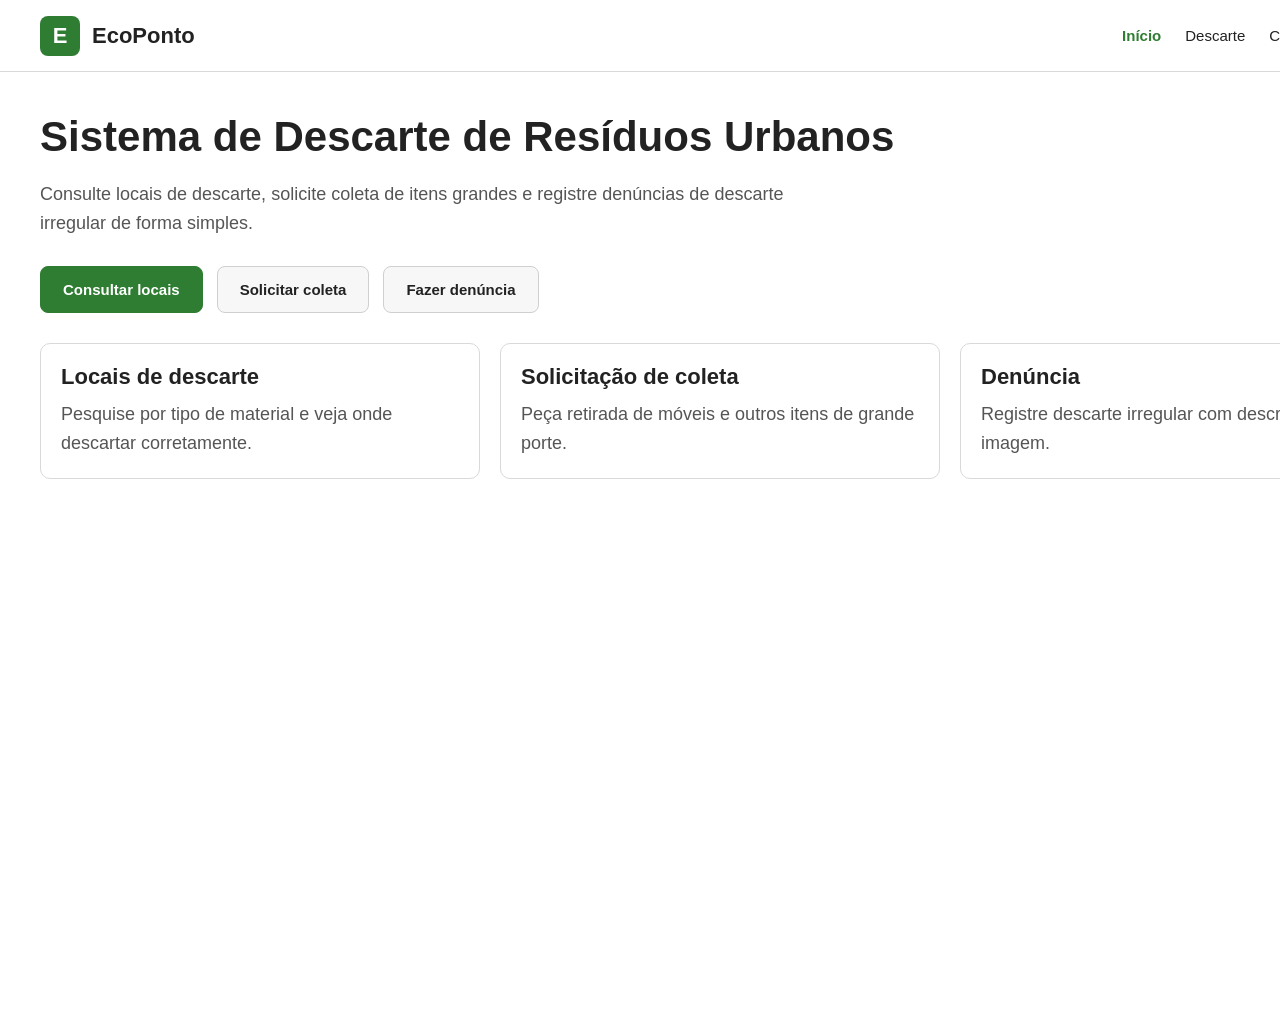
<file: frontend/html/index.html>
<!DOCTYPE html>
<html lang="pt-BR">
<head>
  <meta charset="UTF-8">
  <meta name="viewport" content="width=1440, initial-scale=1.0">
  <title>EcoPonto - Início</title>
  <link rel="stylesheet" href="../css/styles.css">
</head>
<body>
  <div class="page">
    <header class="topbar">
      <a class="brand" href="home.html">
        <div class="logo-box">E</div>
        <span>EcoPonto</span>
      </a>
      <nav class="nav"><a href="index.html" class="active">Início</a><a href="descarte.html" class="">Descarte</a><a href="coleta.html" class="">Coleta</a><a href="denuncia.html" class="">Denúncia</a></nav>
    </header>

<section class="hero">
  <h1>Sistema de Descarte de Resíduos Urbanos</h1>
  <p>
    Consulte locais de descarte, solicite coleta de itens grandes e registre denúncias
    de descarte irregular de forma simples.
  </p>
  <div class="button-group">
    <a class="btn primary" href="descarte.html">Consultar locais</a>
    <a class="btn" href="coleta.html">Solicitar coleta</a>
    <a class="btn" href="denuncia.html">Fazer denúncia</a>
  </div>

  <div class="cards">
    <div class="card">
      <h3>Locais de descarte</h3>
      <p>Pesquise por tipo de material e veja onde descartar corretamente.</p>
    </div>
    <div class="card">
      <h3>Solicitação de coleta</h3>
      <p>Peça retirada de móveis e outros itens de grande porte.</p>
    </div>
    <div class="card">
      <h3>Denúncia</h3>
      <p>Registre descarte irregular com descrição e imagem.</p>
    </div>
  </div>
</section>

  </div>
</body>
</html>
</file>
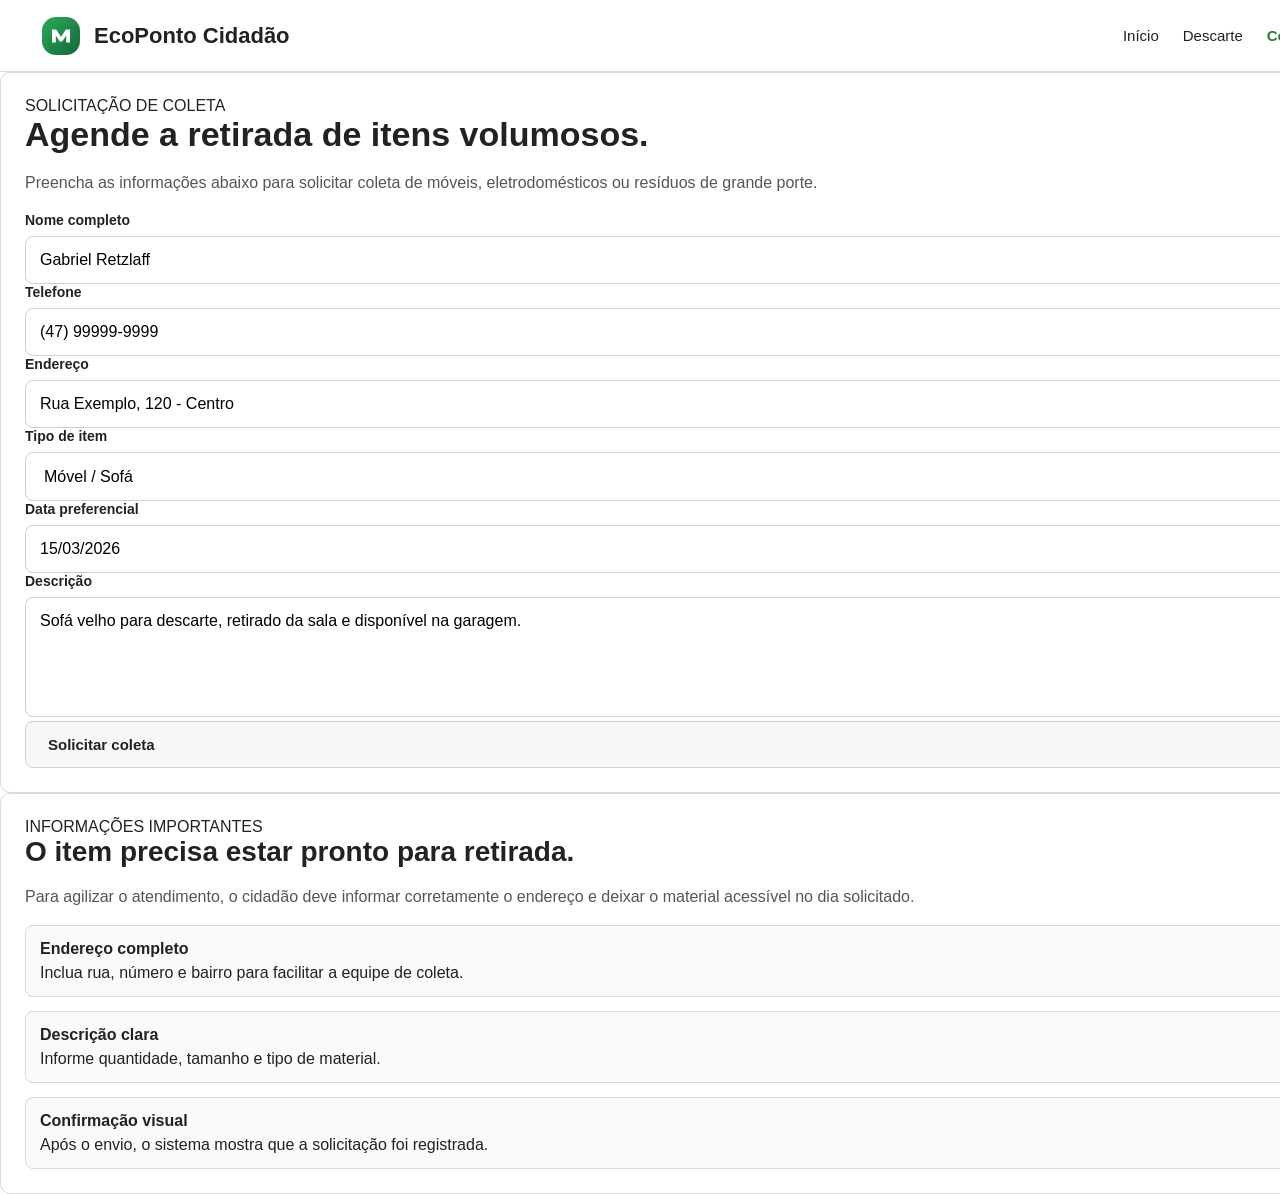
<file: frontend/html/coleta.html>
<!DOCTYPE html>
<html lang="pt-BR">
<head>
  <meta charset="UTF-8" />
  <meta name="viewport" content="width=1440, initial-scale=1.0" />
  <title>EcoPonto Cidadão - Coleta</title>
  <link rel="preconnect" href="https://fonts.googleapis.com">
  <link rel="preconnect" href="https://fonts.gstatic.com" crossorigin>
  <link href="https://fonts.googleapis.com/css2?family=Inter:wght@400;500;600;700;800&display=swap" rel="stylesheet">
  <link rel="stylesheet" href="../css/styles.css" />
</head>
<body>
  <div class="page">
    <header class="topbar">
      <a class="brand" href="index.html">

<svg width="42" height="42" viewBox="0 0 42 42" fill="none" xmlns="http://www.w3.org/2000/svg" aria-hidden="true">
  <rect x="2" y="2" width="38" height="38" rx="14" fill="url(#g1)"/>
  <path d="M12 27.5V14.5H16.2L21 22.1L25.8 14.5H30V27.5H26.2V20.4L22.3 26.4H19.7L15.8 20.4V27.5H12Z" fill="white"/>
  <defs>
    <linearGradient id="g1" x1="2" y1="2" x2="40" y2="40" gradientUnits="userSpaceOnUse">
      <stop stop-color="#2DAA5C"/>
      <stop offset="1" stop-color="#146837"/>
    </linearGradient>
  </defs>
</svg>

        <span>EcoPonto Cidadão</span>
      </a>
      <nav class="nav"><a href="home.html" class="">Início</a><a href="descarte.html" class="">Descarte</a><a href="coleta.html" class="active">Coleta</a><a href="denuncia.html" class="">Denúncia</a></nav>
    </header>

<section class="form-area">
  <div class="panel form-card">
    <div class="kicker">SOLICITAÇÃO DE COLETA</div>
    <h1 class="form-title">Agende a retirada de itens volumosos.</h1>
    <p class="muted">Preencha as informações abaixo para solicitar coleta de móveis, eletrodomésticos ou resíduos de grande porte.</p>
    <div class="input-grid">
      <div>
        <label>Nome completo</label>
        <input value="Gabriel Retzlaff" />
      </div>
      <div>
        <label>Telefone</label>
        <input value="(47) 99999-9999" />
      </div>
      <div class="full">
        <label>Endereço</label>
        <input value="Rua Exemplo, 120 - Centro" />
      </div>
      <div>
        <label>Tipo de item</label>
        <select>
          <option>Móvel / Sofá</option>
          <option>Geladeira</option>
          <option>Colchão</option>
          <option>Armário</option>
        </select>
      </div>
      <div>
        <label>Data preferencial</label>
        <input value="15/03/2026" />
      </div>
      <div class="full">
        <label>Descrição</label>
        <textarea>Sofá velho para descarte, retirado da sala e disponível na garagem.</textarea>
      </div>
      <div class="full">
        <a class="btn" href="confirmacao.html" style="width:100%;">Solicitar coleta</a>
      </div>
    </div>
  </div>
  <div class="panel aside-card">
    <div class="kicker">INFORMAÇÕES IMPORTANTES</div>
    <h3 style="margin:0 0 10px; font-size:28px;">O item precisa estar pronto para retirada.</h3>
    <p class="muted">Para agilizar o atendimento, o cidadão deve informar corretamente o endereço e deixar o material acessível no dia solicitado.</p>
    <div class="info-list">
      <div class="info-item"><strong>Endereço completo</strong>Inclua rua, número e bairro para facilitar a equipe de coleta.</div>
      <div class="info-item"><strong>Descrição clara</strong>Informe quantidade, tamanho e tipo de material.</div>
      <div class="info-item"><strong>Confirmação visual</strong>Após o envio, o sistema mostra que a solicitação foi registrada.</div>
    </div>
  </div>
</section>

  </div>
</body>
</html>
</file>
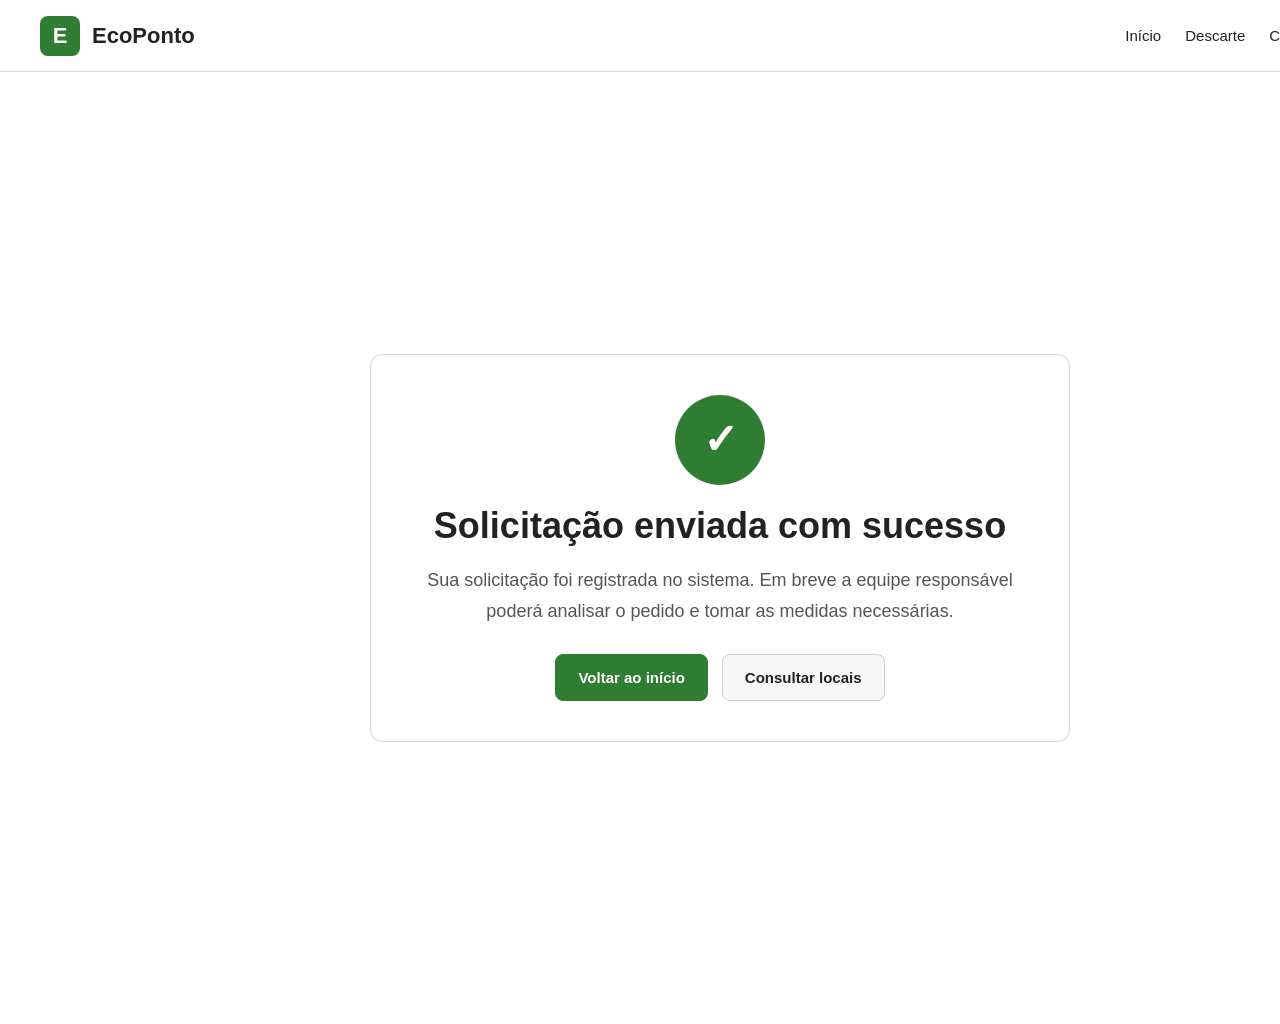
<file: frontend/html/confirmacao.html>
<!DOCTYPE html>
<html lang="pt-BR">
<head>
  <meta charset="UTF-8">
  <meta name="viewport" content="width=1440, initial-scale=1.0">
  <title>EcoPonto - Confirmação</title>
  <link rel="stylesheet" href="../css/styles.css">
</head>

<body>

<div class="page">

<header class="topbar">
  
  <a class="brand" href="index.html">
    <div class="logo-box">E</div>
    <span>EcoPonto</span>
  </a>

  <nav class="nav">
    <a href="index.html">Início</a>
    <a href="descarte.html">Descarte</a>
    <a href="coleta.html">Coleta</a>
    <a href="denuncia.html">Denúncia</a>
  </nav>

</header>


<section class="confirm-wrap">

  <div class="confirm-card">

    <div class="confirm-icon">
      ✓
    </div>

    <h1>
      Solicitação enviada com sucesso
    </h1>

    <p>
      Sua solicitação foi registrada no sistema.  
      Em breve a equipe responsável poderá analisar o pedido e tomar as medidas necessárias.
    </p>

    <div class="button-group" style="justify-content:center;">

      <a class="btn primary" href="index.html">
        Voltar ao início
      </a>

      <a class="btn" href="descarte.html">
        Consultar locais
      </a>

    </div>

  </div>

</section>

</div>

</body>
</html>
</file>
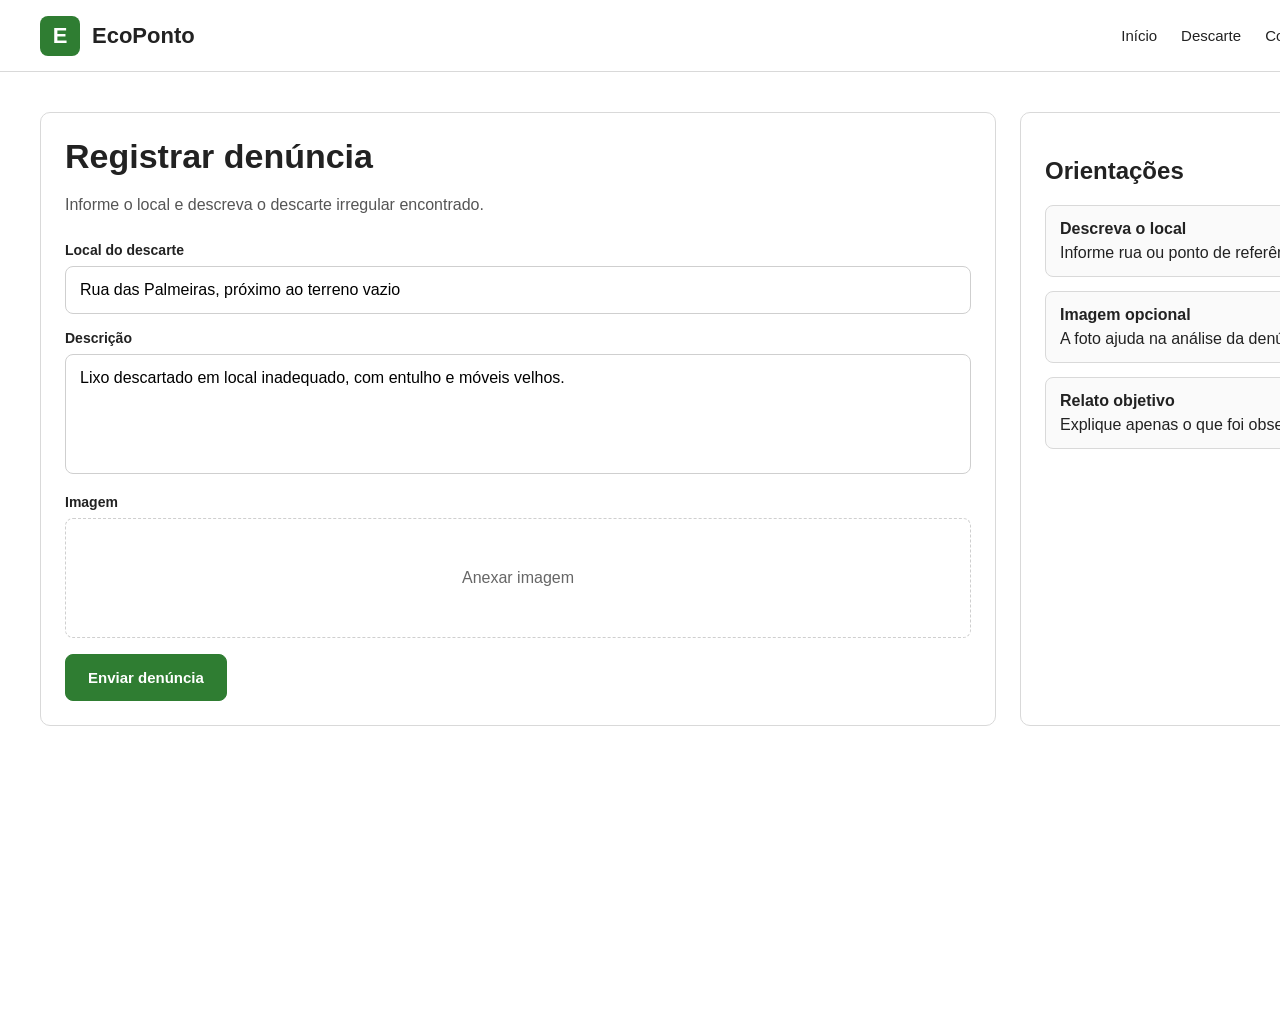
<file: frontend/html/denuncia.html>
<!DOCTYPE html>
<html lang="pt-BR">
<head>
  <meta charset="UTF-8">
  <meta name="viewport" content="width=1440, initial-scale=1.0">
  <title>EcoPonto - Denúncia</title>
  <link rel="stylesheet" href="../css/styles.css">
</head>
<body>
  <div class="page">
    <header class="topbar">
      <a class="brand" href="home.html">
        <div class="logo-box">E</div>
        <span>EcoPonto</span>
      </a>
      <nav class="nav"><a href="index.html" class="">Início</a><a href="descarte.html" class="">Descarte</a><a href="coleta.html" class="">Coleta</a><a href="denuncia.html" class="active">Denúncia</a></nav>
    </header>

<section class="form-layout">
  <div class="panel">
    <h1>Registrar denúncia</h1>
    <p>Informe o local e descreva o descarte irregular encontrado.</p>
    <div class="form-grid">
      <div class="full">
        <label>Local do descarte</label>
        <input value="Rua das Palmeiras, próximo ao terreno vazio">
      </div>
      <div class="full">
        <label>Descrição</label>
        <textarea>Lixo descartado em local inadequado, com entulho e móveis velhos.</textarea>
      </div>
      <div class="full">
        <label>Imagem</label>
        <div class="upload">Anexar imagem</div>
      </div>
      <div class="full">
        <a class="btn primary" href="confirmacao.html">Enviar denúncia</a>
      </div>
    </div>
  </div>

  <div class="panel">
    <h2>Orientações</h2>
    <div class="info-item">
      <strong>Descreva o local</strong>
      Informe rua ou ponto de referência.
    </div>
    <div class="info-item">
      <strong>Imagem opcional</strong>
      A foto ajuda na análise da denúncia.
    </div>
    <div class="info-item">
      <strong>Relato objetivo</strong>
      Explique apenas o que foi observado.
    </div>
  </div>
</section>

  </div>
</body>
</html>
</file>
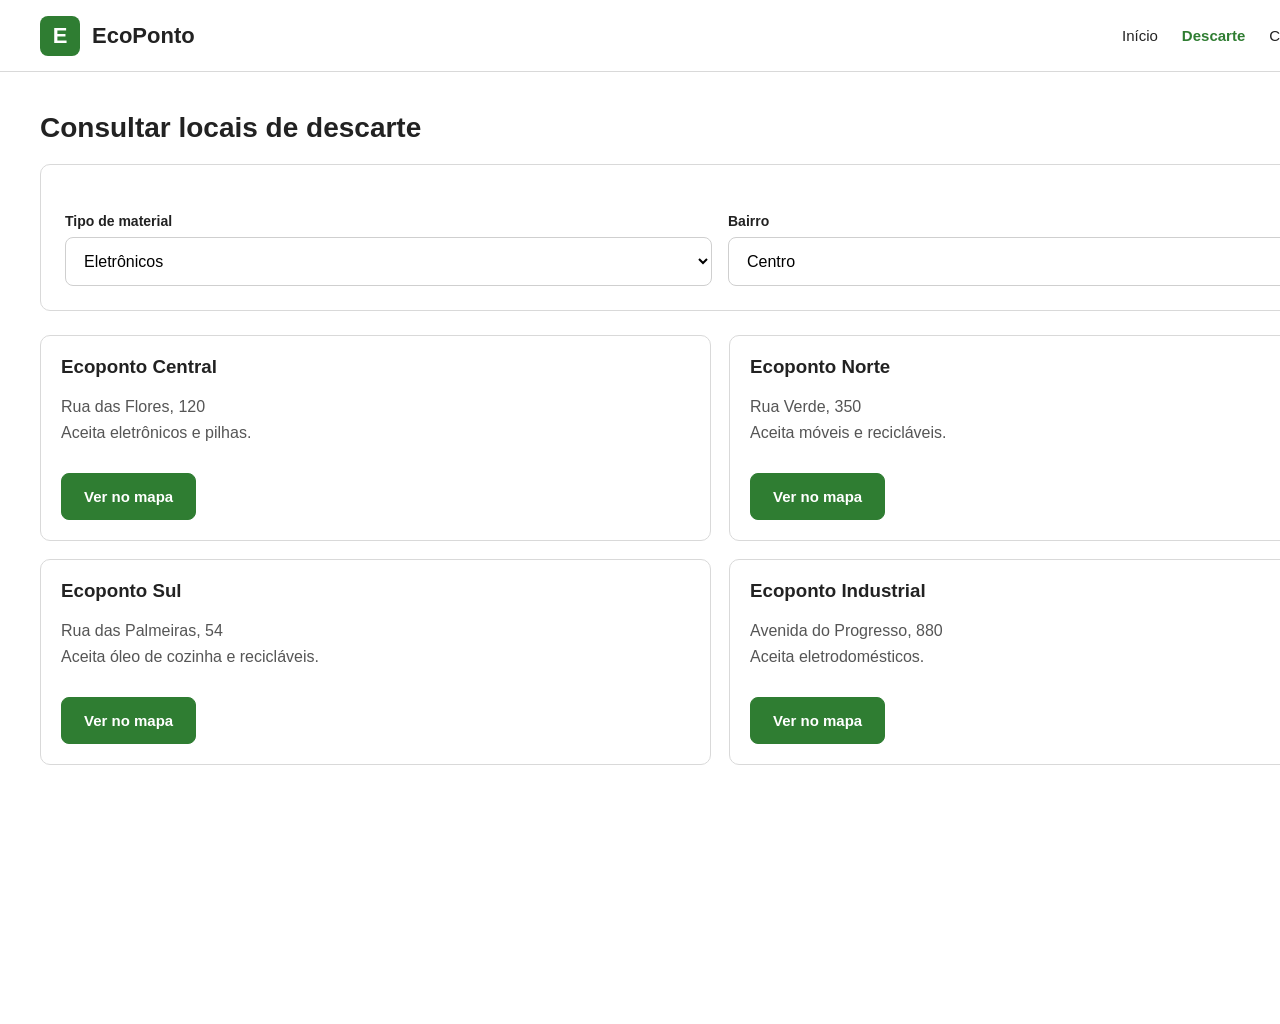
<file: frontend/html/descarte.html>
<!DOCTYPE html>
<html lang="pt-BR">
<head>
  <meta charset="UTF-8">
  <meta name="viewport" content="width=1440, initial-scale=1.0">
  <title>EcoPonto - Descarte</title>
  <link rel="stylesheet" href="../css/styles.css">
</head>
<body>
  <div class="page">
    <header class="topbar">
      <a class="brand" href="home.html">
        <div class="logo-box">E</div>
        <span>EcoPonto</span>
      </a>
      <nav class="nav"><a href="index.html" class="">Início</a><a href="descarte.html" class="active">Descarte</a><a href="coleta.html" class="">Coleta</a><a href="denuncia.html" class="">Denúncia</a></nav>
    </header>

<div class="container">
  <h2 class="section-title">Consultar locais de descarte</h2>
  <div class="panel">
    <div class="form-grid">
      <div>
        <label>Tipo de material</label>
        <select>
          <option>Eletrônicos</option>
          <option>Óleo de cozinha</option>
          <option>Móveis</option>
          <option>Entulho</option>
        </select>
      </div>
      <div>
        <label>Bairro</label>
        <select>
          <option>Centro</option>
          <option>Norte</option>
          <option>Sul</option>
          <option>Industrial</option>
        </select>
      </div>
    </div>
  </div>

  <div class="locations">
    <div class="location-card">
      <h3>Ecoponto Central</h3>
      <p>Rua das Flores, 120<br>Aceita eletrônicos e pilhas.</p>
      <div class="button-group"><a class="btn primary" href="confirmacao.html">Ver no mapa</a></div>
    </div>
    <div class="location-card">
      <h3>Ecoponto Norte</h3>
      <p>Rua Verde, 350<br>Aceita móveis e recicláveis.</p>
      <div class="button-group"><a class="btn primary" href="confirmacao.html">Ver no mapa</a></div>
    </div>
    <div class="location-card">
      <h3>Ecoponto Sul</h3>
      <p>Rua das Palmeiras, 54<br>Aceita óleo de cozinha e recicláveis.</p>
      <div class="button-group"><a class="btn primary" href="confirmacao.html">Ver no mapa</a></div>
    </div>
    <div class="location-card">
      <h3>Ecoponto Industrial</h3>
      <p>Avenida do Progresso, 880<br>Aceita eletrodomésticos.</p>
      <div class="button-group"><a class="btn primary" href="confirmacao.html">Ver no mapa</a></div>
    </div>
  </div>
</div>

  </div>
</body>
</html>
</file>
<file: frontend/css/styles.css>
* { box-sizing: border-box; }
body {
  margin: 0;
  font-family: Arial, sans-serif;
  background: #f4f4f4;
  color: #222;
}
a { text-decoration: none; color: inherit; }

.page {
  width: 1440px;
  min-height: 1024px;
  margin: 0 auto;
  background: #ffffff;
}

.topbar {
  height: 72px;
  border-bottom: 1px solid #d9d9d9;
  display: flex;
  align-items: center;
  justify-content: space-between;
  padding: 0 40px;
  background: #ffffff;
}

.brand {
  display: flex;
  align-items: center;
  gap: 12px;
  font-size: 22px;
  font-weight: bold;
}

.logo-box {
  width: 40px;
  height: 40px;
  border-radius: 8px;
  background: #2f7d32;
  color: #fff;
  display: flex;
  align-items: center;
  justify-content: center;
  font-weight: bold;
}

.nav {
  display: flex;
  gap: 24px;
  font-size: 15px;
}
.nav a.active {
  font-weight: bold;
  color: #2f7d32;
}

.container {
  padding: 40px;
}

.hero {
  padding: 40px;
  text-align: left;
}

.hero h1 {
  margin: 0 0 16px;
  font-size: 42px;
  line-height: 1.2;
}

.hero p {
  max-width: 760px;
  font-size: 18px;
  line-height: 1.6;
  color: #555;
}

.button-group {
  display: flex;
  gap: 14px;
  margin-top: 28px;
  flex-wrap: wrap;
}

.btn {
  display: inline-block;
  padding: 14px 22px;
  border-radius: 8px;
  font-weight: bold;
  font-size: 15px;
  border: 1px solid #cfcfcf;
  background: #f7f7f7;
}
.btn.primary {
  background: #2f7d32;
  border-color: #2f7d32;
  color: #fff;
}

.cards {
  display: grid;
  grid-template-columns: repeat(3, 1fr);
  gap: 20px;
  margin-top: 30px;
}

.card {
  border: 1px solid #d9d9d9;
  border-radius: 10px;
  padding: 20px;
  background: #fff;
}

.card h3 {
  margin: 0 0 10px;
  font-size: 22px;
}

.card p {
  margin: 0;
  line-height: 1.6;
  color: #555;
}

.section-title {
  font-size: 28px;
  margin: 0 0 20px;
}

.form-layout {
  display: grid;
  grid-template-columns: 1fr 380px;
  gap: 24px;
  padding: 40px;
}

.panel {
  border: 1px solid #d9d9d9;
  border-radius: 10px;
  background: #fff;
  padding: 24px;
}

.panel h1 {
  margin: 0 0 12px;
  font-size: 34px;
}

.panel p {
  color: #555;
  line-height: 1.6;
}

.form-grid {
  display: grid;
  grid-template-columns: 1fr 1fr;
  gap: 16px;
  margin-top: 24px;
}

.full {
  grid-column: 1 / -1;
}

label {
  display: block;
  margin-bottom: 8px;
  font-size: 14px;
  font-weight: bold;
}

input, select, textarea, .upload {
  width: 100%;
  padding: 14px;
  border: 1px solid #cfcfcf;
  border-radius: 8px;
  font: inherit;
  background: #fff;
}

textarea {
  min-height: 120px;
  resize: none;
}

.upload {
  min-height: 120px;
  display: flex;
  align-items: center;
  justify-content: center;
  color: #666;
  border-style: dashed;
  text-align: center;
}

.info-item {
  border: 1px solid #d9d9d9;
  border-radius: 8px;
  padding: 14px;
  margin-top: 14px;
  background: #fafafa;
}
.info-item strong {
  display: block;
  margin-bottom: 6px;
}

.locations {
  display: grid;
  grid-template-columns: 1fr 1fr;
  gap: 18px;
  margin-top: 24px;
}

.location-card {
  border: 1px solid #d9d9d9;
  border-radius: 10px;
  padding: 20px;
  background: #fff;
}
.location-card h3 {
  margin: 0 0 8px;
}
.location-card p {
  color: #555;
  line-height: 1.6;
}

.confirm-wrap {
  min-height: calc(1024px - 72px);
  display: flex;
  align-items: center;
  justify-content: center;
  padding: 40px;
}

.confirm-card {
  width: 700px;
  border: 1px solid #d9d9d9;
  border-radius: 12px;
  padding: 40px;
  text-align: center;
  background: #fff;
}

.confirm-icon {
  width: 90px;
  height: 90px;
  margin: 0 auto 20px;
  border-radius: 50%;
  background: #2f7d32;
  color: #fff;
  display: flex;
  align-items: center;
  justify-content: center;
  font-size: 42px;
  font-weight: bold;
}

.confirm-card h1 {
  margin: 0 0 12px;
  font-size: 36px;
}

.confirm-card p {
  color: #555;
  line-height: 1.7;
  font-size: 18px;
}
</file>
